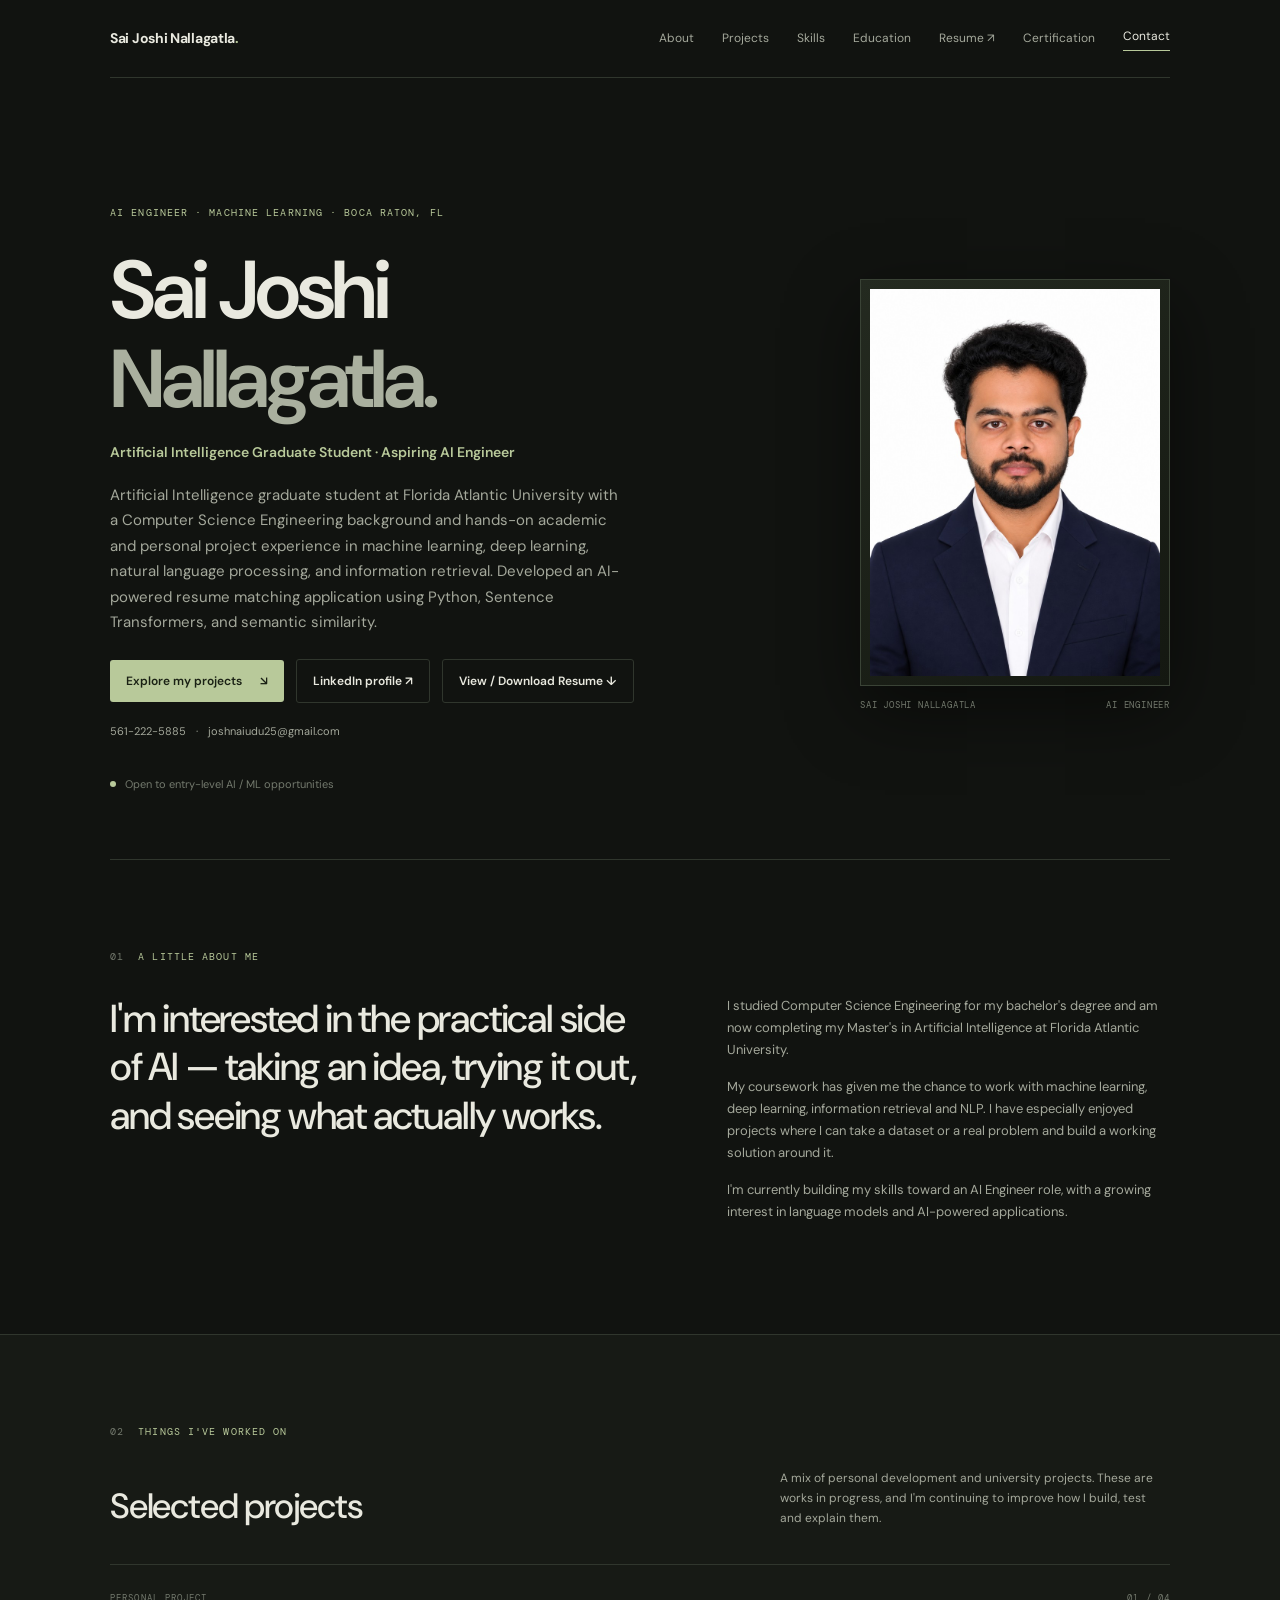
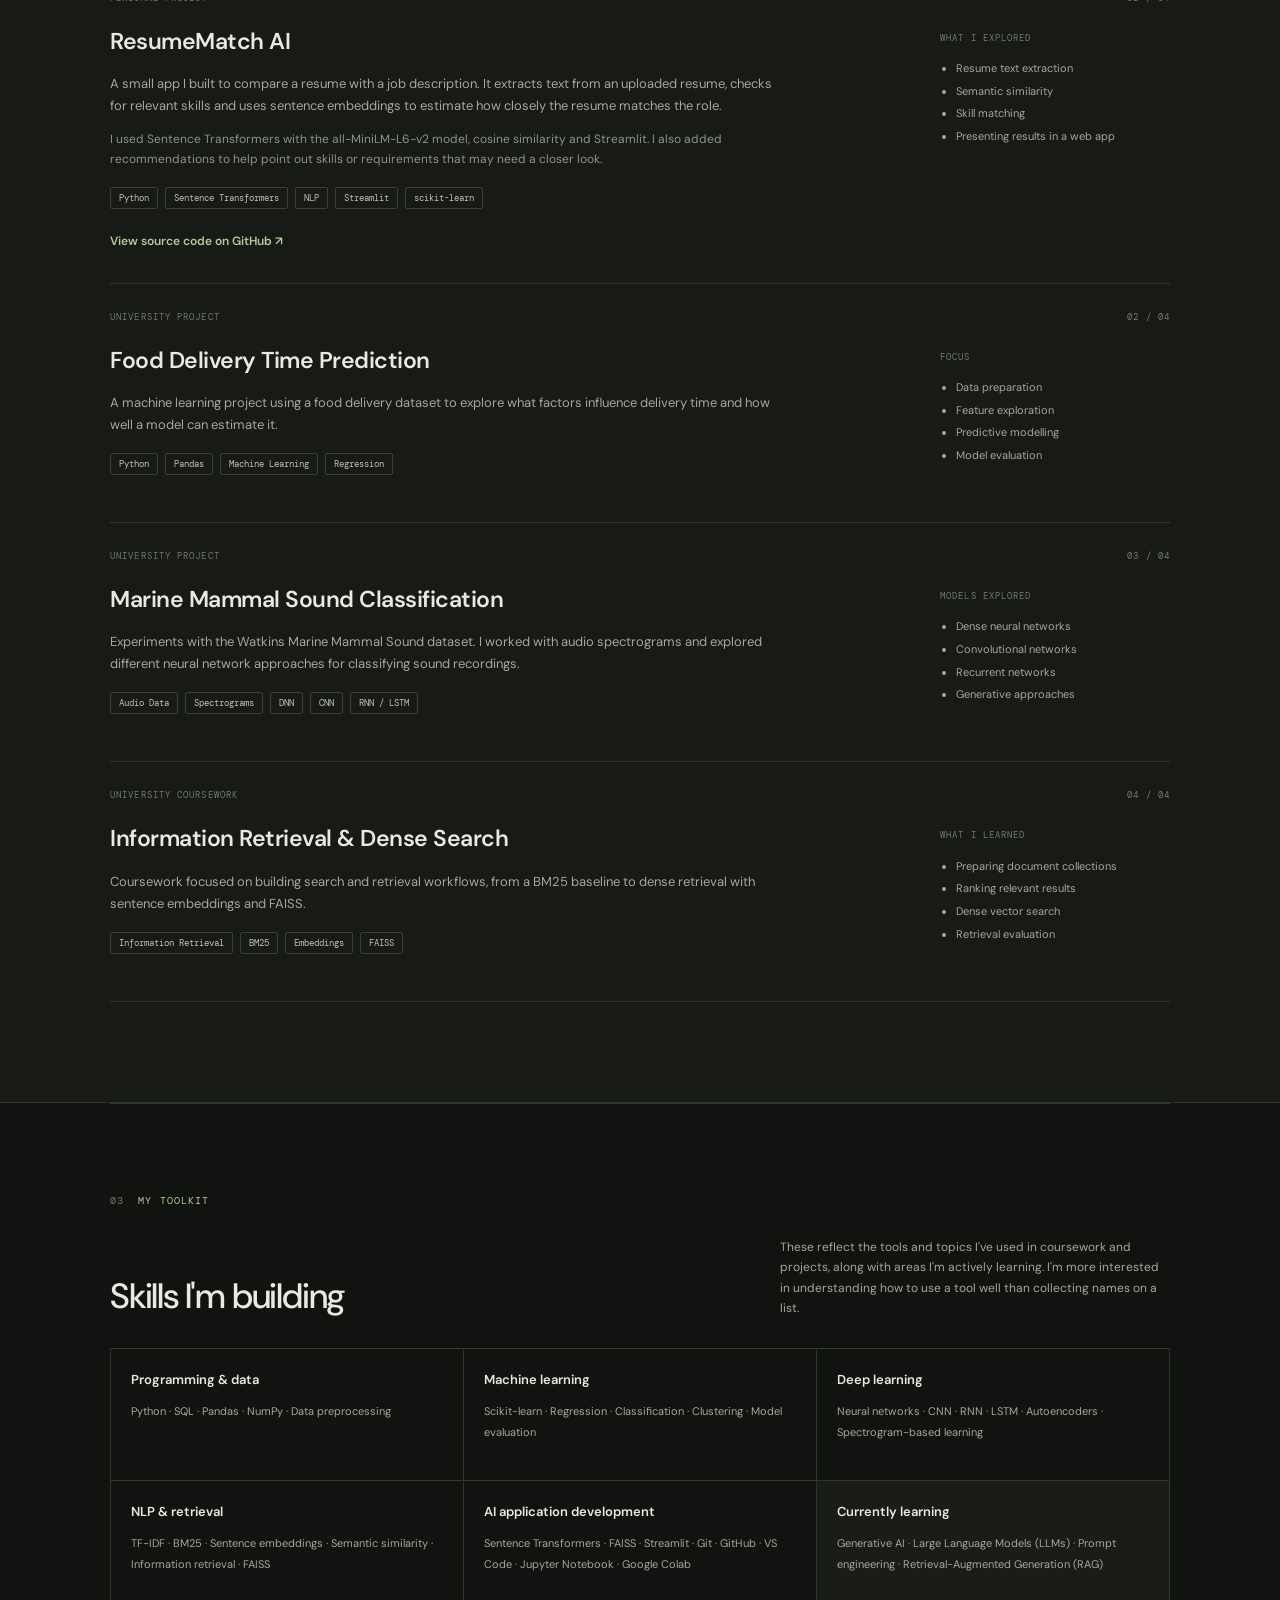
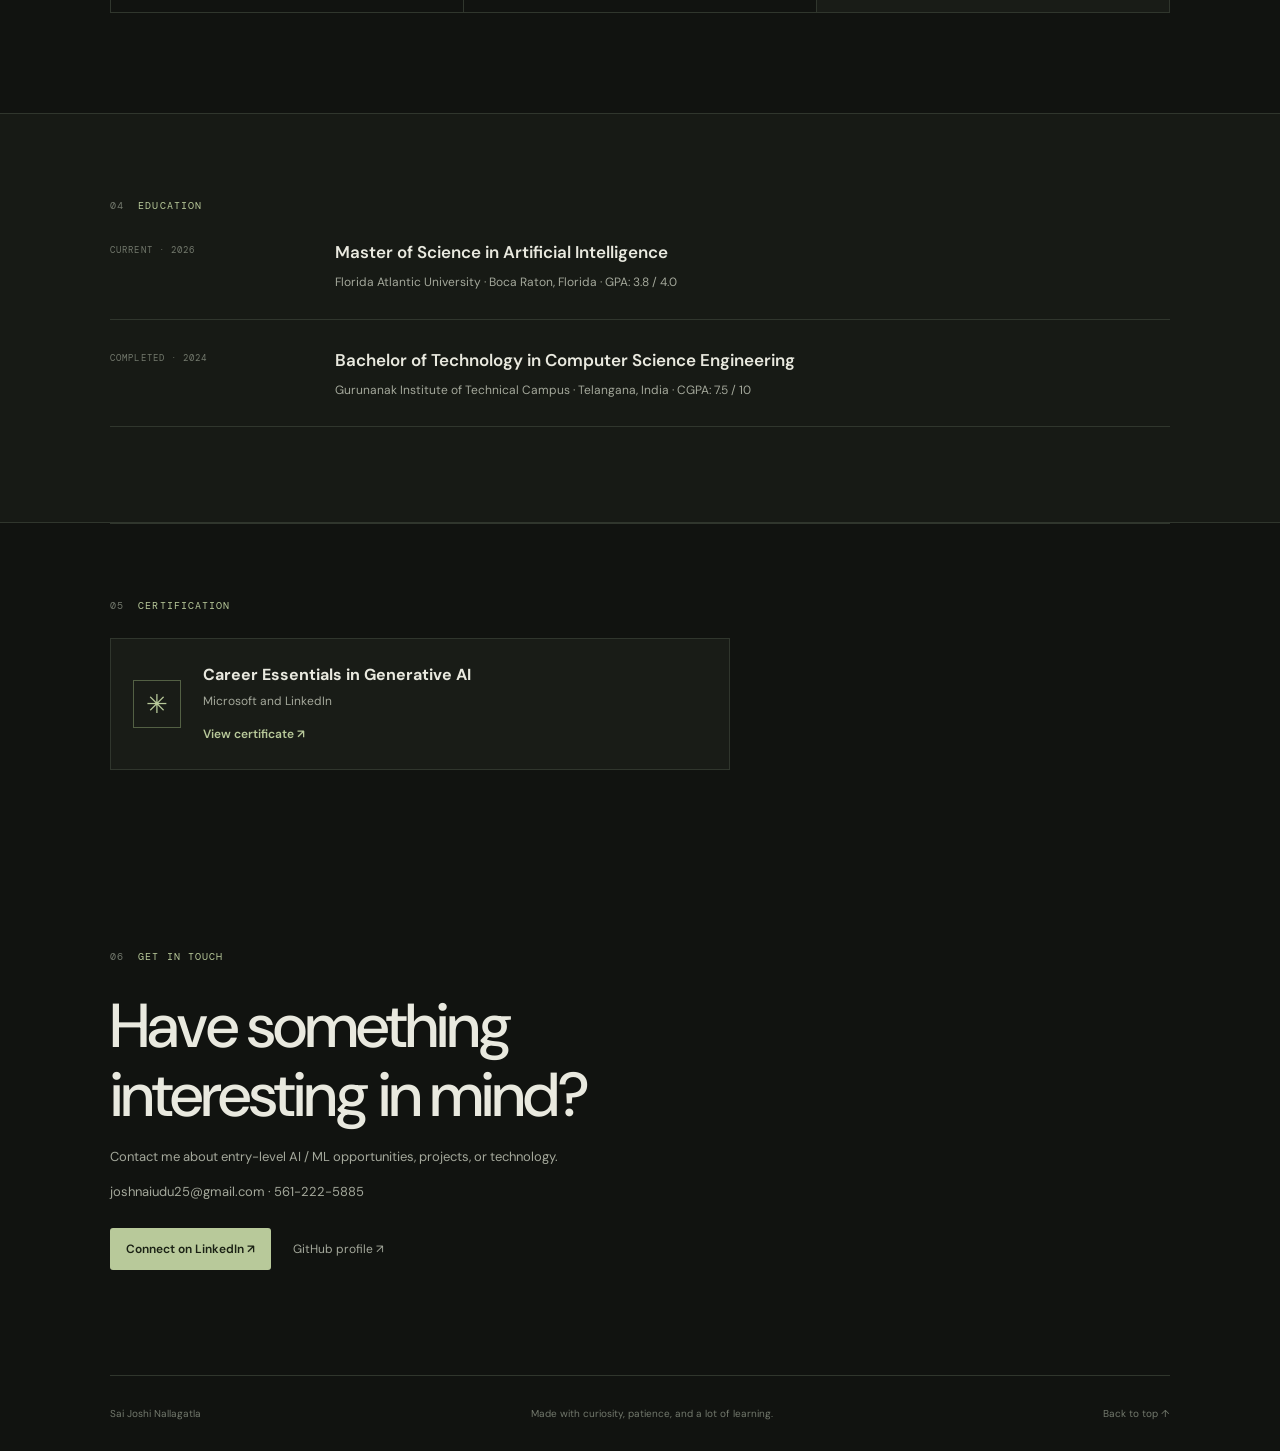
<file: index.html>
<!DOCTYPE html>
<html lang="en">
<head>
  <meta charset="UTF-8">
  <meta name="viewport" content="width=device-width, initial-scale=1.0">
  <meta name="description" content="Portfolio of Sai Joshi Nallagatla, an Artificial Intelligence graduate student at Florida Atlantic University.">
  <meta name="theme-color" content="#111310">
  <title>Sai Joshi Nallagatla | AI Portfolio</title>
  <link rel="preconnect" href="https://fonts.googleapis.com">
  <link rel="preconnect" href="https://fonts.gstatic.com" crossorigin>
  <link href="https://fonts.googleapis.com/css2?family=DM+Mono:wght@400;500&family=DM+Sans:wght@400;500;600;700&display=swap" rel="stylesheet">
  <link rel="stylesheet" href="style.css">
</head>
<body>
  <header class="site-header">
    <a class="wordmark" href="#home">Sai Joshi Nallagatla<span>.</span></a>
    <button class="menu-toggle" aria-label="Open navigation" aria-expanded="false">Menu</button>
    <nav class="nav-links" id="navigation">
      <a href="#about">About</a>
      <a href="#work">Projects</a>
      <a href="#skills">Skills</a>
      <a href="#education">Education</a><a href="resume.html">Resume ↗</a><a href="#certifications">Certification</a>
      <a href="#contact" class="nav-contact">Contact</a>
    </nav>
  </header>

  <main>
    <section class="hero page-wrap" id="home">
  <div class="hero-copy">
    <p class="eyebrow">AI ENGINEER · MACHINE LEARNING · BOCA RATON, FL</p>
    <h1>Sai Joshi<br><span>Nallagatla.</span></h1>
    <p class="hero-role">Artificial Intelligence Graduate Student · Aspiring AI Engineer</p>
    <p class="hero-intro">Artificial Intelligence graduate student at Florida Atlantic University with a Computer Science Engineering background and hands-on academic and personal project experience in machine learning, deep learning, natural language processing, and information retrieval. Developed an AI-powered resume matching application using Python, Sentence Transformers, and semantic similarity.</p>
    <div class="hero-links"><a class="button button-primary" href="#work">Explore my projects <span>↘</span></a><a class="button button-outline" href="https://www.linkedin.com/in/sai-joshi-nallagatla-0b7514263/" target="_blank" rel="noreferrer">LinkedIn profile ↗</a><a class="button button-outline" href="resume.html">View / Download Resume ↓</a></div>
    <div class="hero-contact"><a href="tel:+15612225885">561-222-5885</a><span>·</span><a href="mailto:joshnaiudu25@gmail.com">joshnaiudu25@gmail.com</a></div>
    <div class="hero-note"><span class="note-dot"></span> Open to entry-level AI / ML opportunities</div>
  </div>
  <div class="hero-portrait-wrap"><div class="portrait-frame"><img class="hero-portrait" src="assets/profile.jpg" alt="Professional portrait of Sai Joshi Nallagatla wearing a navy suit"></div><div class="portrait-caption"><span>SAI JOSHI NALLAGATLA</span><span>AI ENGINEER</span></div></div>
</section>

    <section class="section page-wrap about-section" id="about">
      <div class="section-label"><span>01</span> A LITTLE ABOUT ME</div>
      <div class="about-content">
        <h2>I'm interested in the practical side of AI — taking an idea, trying it out, and seeing what actually works.</h2>
        <div class="about-text">
          <p>I studied Computer Science Engineering for my bachelor's degree and am now completing my Master's in Artificial Intelligence at Florida Atlantic University.</p>
          <p>My coursework has given me the chance to work with machine learning, deep learning, information retrieval and NLP. I have especially enjoyed projects where I can take a dataset or a real problem and build a working solution around it.</p>
          <p>I'm currently building my skills toward an AI Engineer role, with a growing interest in language models and AI-powered applications.</p>
        </div>
      </div>
    </section>

    <section class="section work-section" id="work">
      <div class="page-wrap">
        <div class="section-label"><span>02</span> THINGS I'VE WORKED ON</div>
        <div class="section-intro">
          <h2>Selected projects</h2>
          <p>A mix of personal development and university projects. These are works in progress, and I'm continuing to improve how I build, test and explain them.</p>
        </div>

        <article class="project project-featured">
          <div class="project-meta"><span>PERSONAL PROJECT</span><span>01 / 04</span></div>
          <div class="project-main">
            <div>
              <h3>ResumeMatch AI</h3>
              <p class="project-summary">A small app I built to compare a resume with a job description. It extracts text from an uploaded resume, checks for relevant skills and uses sentence embeddings to estimate how closely the resume matches the role.</p>
              <p class="project-detail">I used Sentence Transformers with the all-MiniLM-L6-v2 model, cosine similarity and Streamlit. I also added recommendations to help point out skills or requirements that may need a closer look.</p>
              <div class="tags"><span>Python</span><span>Sentence Transformers</span><span>NLP</span><span>Streamlit</span><span>scikit-learn</span></div>
              <a class="project-link" href="https://github.com/Saijosh1108/resume-match-ai" target="_blank" rel="noreferrer">View source code on GitHub ↗</a>
            </div>
            <div class="project-side">
              <span class="side-label">WHAT I EXPLORED</span>
              <ul><li>Resume text extraction</li><li>Semantic similarity</li><li>Skill matching</li><li>Presenting results in a web app</li></ul>
            </div>
          </div>
        </article>

        <article class="project">
          <div class="project-meta"><span>UNIVERSITY PROJECT</span><span>02 / 04</span></div>
          <div class="project-main">
            <div>
              <h3>Food Delivery Time Prediction</h3>
              <p class="project-summary">A machine learning project using a food delivery dataset to explore what factors influence delivery time and how well a model can estimate it.</p>
              <div class="tags"><span>Python</span><span>Pandas</span><span>Machine Learning</span><span>Regression</span></div>
            </div>
            <div class="project-side"><span class="side-label">FOCUS</span><ul><li>Data preparation</li><li>Feature exploration</li><li>Predictive modelling</li><li>Model evaluation</li></ul></div>
          </div>
        </article>

        <article class="project">
          <div class="project-meta"><span>UNIVERSITY PROJECT</span><span>03 / 04</span></div>
          <div class="project-main">
            <div>
              <h3>Marine Mammal Sound Classification</h3>
              <p class="project-summary">Experiments with the Watkins Marine Mammal Sound dataset. I worked with audio spectrograms and explored different neural network approaches for classifying sound recordings.</p>
              <div class="tags"><span>Audio Data</span><span>Spectrograms</span><span>DNN</span><span>CNN</span><span>RNN / LSTM</span></div>
            </div>
            <div class="project-side"><span class="side-label">MODELS EXPLORED</span><ul><li>Dense neural networks</li><li>Convolutional networks</li><li>Recurrent networks</li><li>Generative approaches</li></ul></div>
          </div>
        </article>

        <article class="project">
          <div class="project-meta"><span>UNIVERSITY COURSEWORK</span><span>04 / 04</span></div>
          <div class="project-main">
            <div>
              <h3>Information Retrieval & Dense Search</h3>
              <p class="project-summary">Coursework focused on building search and retrieval workflows, from a BM25 baseline to dense retrieval with sentence embeddings and FAISS.</p>
              <div class="tags"><span>Information Retrieval</span><span>BM25</span><span>Embeddings</span><span>FAISS</span></div>
            </div>
            <div class="project-side"><span class="side-label">WHAT I LEARNED</span><ul><li>Preparing document collections</li><li>Ranking relevant results</li><li>Dense vector search</li><li>Retrieval evaluation</li></ul></div>
          </div>
        </article>
      </div>
    </section>

    <section class="section page-wrap skills-section" id="skills">
      <div class="section-label"><span>03</span> MY TOOLKIT</div>
      <div class="section-intro">
        <h2>Skills I'm building</h2>
        <p>These reflect the tools and topics I've used in coursework and projects, along with areas I'm actively learning. I'm more interested in understanding how to use a tool well than collecting names on a list.</p>
      </div>
      <div class="skills-grid">
        <article class="skill-group"><h3>Programming & data</h3><p>Python · SQL · Pandas · NumPy · Data preprocessing</p></article>
        <article class="skill-group"><h3>Machine learning</h3><p>Scikit-learn · Regression · Classification · Clustering · Model evaluation</p></article>
        <article class="skill-group"><h3>Deep learning</h3><p>Neural networks · CNN · RNN · LSTM · Autoencoders · Spectrogram-based learning</p></article>
        <article class="skill-group"><h3>NLP & retrieval</h3><p>TF-IDF · BM25 · Sentence embeddings · Semantic similarity · Information retrieval · FAISS</p></article>
        <article class="skill-group"><h3>AI application development</h3><p>Sentence Transformers · FAISS · Streamlit · Git · GitHub · VS Code · Jupyter Notebook · Google Colab</p></article>
        <article class="skill-group learning"><h3>Currently learning</h3><p>Generative AI · Large Language Models (LLMs) · Prompt engineering · Retrieval-Augmented Generation (RAG)</p></article>
      </div>
    </section>

    <section class="section education-section" id="education">
      <div class="page-wrap">
        <div class="section-label"><span>04</span> EDUCATION</div>
        <div class="education-item">
          <div class="education-date">CURRENT · 2026</div>
          <div><h3>Master of Science in Artificial Intelligence</h3><p>Florida Atlantic University · Boca Raton, Florida · GPA: 3.8 / 4.0</p></div>
        </div>
        <div class="education-item">
          <div class="education-date">COMPLETED · 2024</div>
          <div><h3>Bachelor of Technology in Computer Science Engineering</h3><p>Gurunanak Institute of Technical Campus · Telangana, India · CGPA: 7.5 / 10</p></div>
        </div>
      </div>
    </section>

<section class="section page-wrap certification-section" id="certifications"><div class="section-label"><span>05</span> CERTIFICATION</div><div class="certification-card"><div class="certification-mark">✳</div><div><h3>Career Essentials in Generative AI</h3><p>Microsoft and LinkedIn</p><a class="project-link" href="https://lnkd.in/gsDCTG9c" target="_blank" rel="noreferrer">View certificate ↗</a></div></div></section>    <section class="contact-section page-wrap" id="contact">
      <div class="section-label"><span>06</span> GET IN TOUCH</div>
      <h2>Have something<br>interesting in mind?</h2>
      <p>Contact me about entry-level AI / ML opportunities, projects, or technology.</p><p class="contact-details"><a href="mailto:joshnaiudu25@gmail.com">joshnaiudu25@gmail.com</a> · <a href="tel:+15612225885">561-222-5885</a></p>
      <div class="contact-links">
        <a class="button button-primary" href="https://www.linkedin.com/in/sai-joshi-nallagatla-0b7514263/" target="_blank" rel="noreferrer">Connect on LinkedIn ↗</a>
        <a class="text-link" href="https://github.com/Saijosh1108" target="_blank" rel="noreferrer">GitHub profile ↗</a>
      </div>
    </section>
  </main>

  <footer class="site-footer page-wrap">
    <span>Sai Joshi Nallagatla</span>
    <span>Made with curiosity, patience, and a lot of learning.</span>
    <a href="#home">Back to top ↑</a>
  </footer>
  <script src="script.js"></script>
</body>
</html>
</file>
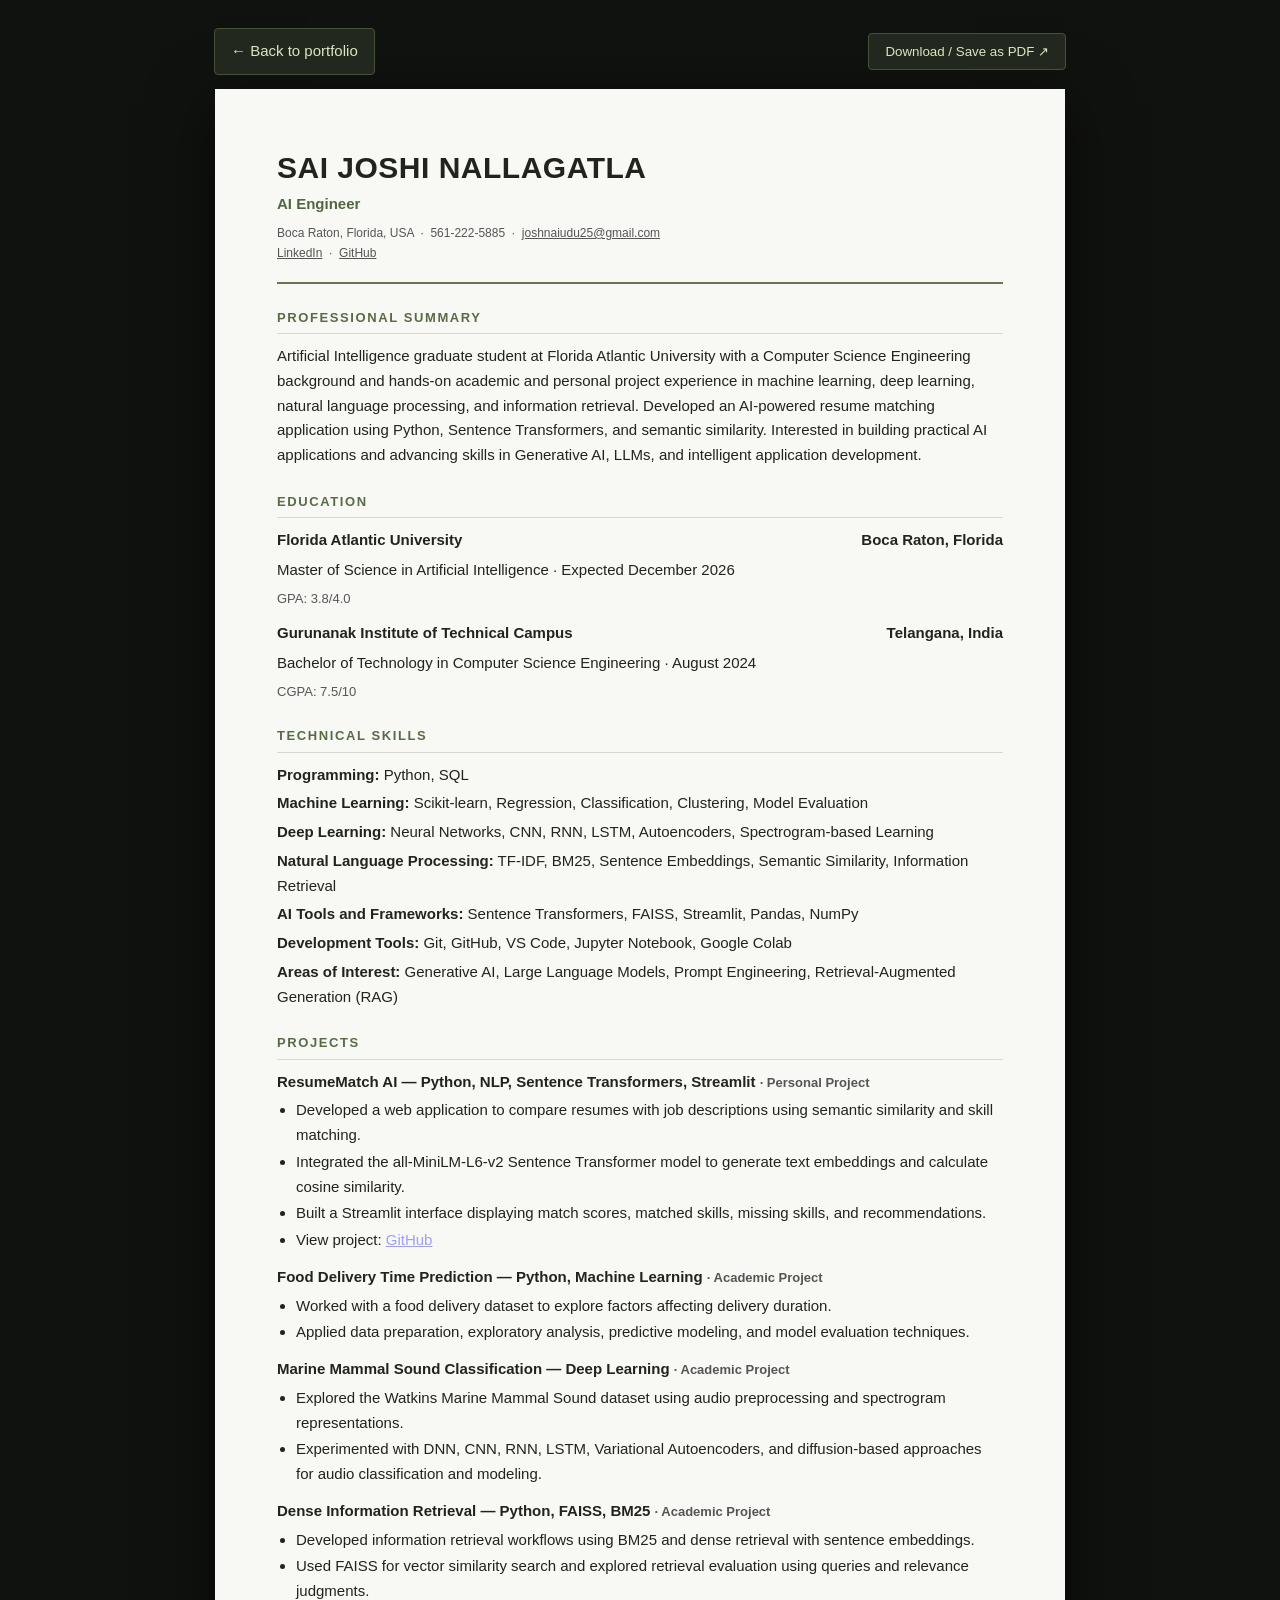
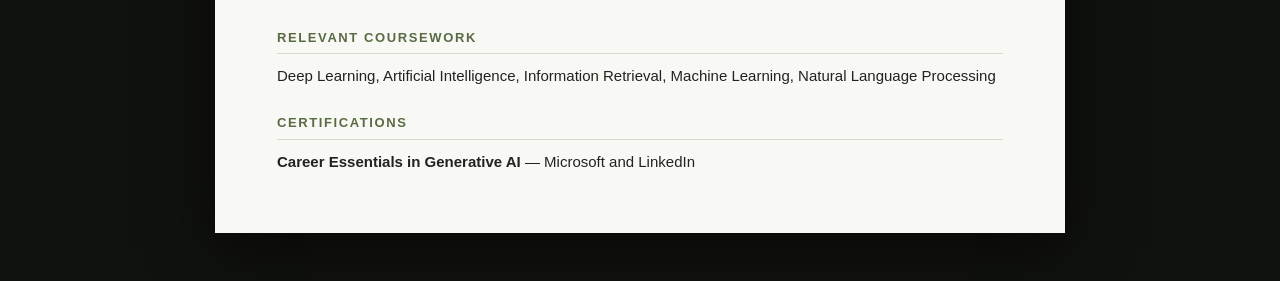
<file: resume.html>
<!DOCTYPE html>
<html lang="en">
<head>
<meta charset="UTF-8"><meta name="viewport" content="width=device-width,initial-scale=1">
<title>Sai Joshi Nallagatla | Resume</title>
<style>
:root{color-scheme:dark}*{box-sizing:border-box}body{margin:0;background:#10120f;color:#e8e9e4;font:15px/1.65 Arial,sans-serif}.toolbar{max-width:900px;margin:28px auto 14px;display:flex;justify-content:space-between;align-items:center;padding:0 24px}.toolbar a,.toolbar button{color:#d9e6c1;background:#22281e;border:1px solid #46513b;padding:10px 16px;text-decoration:none;border-radius:4px;cursor:pointer}.sheet{max-width:850px;margin:0 auto 48px;background:#f8f8f5;color:#20231e;padding:54px 62px;box-shadow:0 16px 60px #0008}.header{border-bottom:2px solid #667451;padding-bottom:18px}.header h1{font-size:30px;letter-spacing:.5px;margin:0}.role{font-weight:bold;color:#536642;margin:0 0 7px}.contact{font-size:12px;color:#555}.contact a{color:inherit}.section{margin-top:23px}.section h2{font-size:13px;letter-spacing:1.6px;color:#596b45;border-bottom:1px solid #d5d9cf;padding-bottom:5px;margin:0 0 10px}.section p{margin:5px 0}.edu,.project{margin:0 0 12px}.line{display:flex;justify-content:space-between;gap:16px}.line strong{font-size:15px}.muted{color:#555;font-size:13px}.skills p{margin:4px 0}.project h3{font-size:15px;margin:0}.project ul{margin:4px 0 0;padding-left:19px}.project li{margin:2px 0}.cert{margin-top:6px}
@media(max-width:650px){.sheet{margin:0 10px 30px;padding:28px 22px}.toolbar{margin:16px auto}.line{display:block}}
@media print{ @page{size:letter;margin:0.55in}body{background:#fff;color:#20231e;font-size:10.5pt}.toolbar{display:none}.sheet{max-width:none;margin:0;padding:0;box-shadow:none}.section{margin-top:16px}.header h1{font-size:24pt}.section h2{font-size:10pt}.project,.edu{break-inside:avoid}}
</style></head>
<body>
<div class="toolbar"><a href="index.html">← Back to portfolio</a><button onclick="window.print()">Download / Save as PDF ↗</button></div>
<main class="sheet">
<header class="header"><h1>SAI JOSHI NALLAGATLA</h1><p class="role">AI Engineer</p><div class="contact">Boca Raton, Florida, USA &nbsp;·&nbsp; 561-222-5885 &nbsp;·&nbsp; <a href="mailto:joshnaiudu25@gmail.com">joshnaiudu25@gmail.com</a><br><a href="https://www.linkedin.com/in/sai-joshi-nallagatla-0b7514263/">LinkedIn</a> &nbsp;·&nbsp; <a href="https://github.com/Saijosh1108">GitHub</a></div></header>
<section class="section"><h2>PROFESSIONAL SUMMARY</h2><p>Artificial Intelligence graduate student at Florida Atlantic University with a Computer Science Engineering background and hands-on academic and personal project experience in machine learning, deep learning, natural language processing, and information retrieval. Developed an AI-powered resume matching application using Python, Sentence Transformers, and semantic similarity. Interested in building practical AI applications and advancing skills in Generative AI, LLMs, and intelligent application development.</p></section>
<section class="section"><h2>EDUCATION</h2><div class="edu"><div class="line"><strong>Florida Atlantic University</strong><strong>Boca Raton, Florida</strong></div><p>Master of Science in Artificial Intelligence · Expected December 2026</p><p class="muted">GPA: 3.8/4.0</p></div><div class="edu"><div class="line"><strong>Gurunanak Institute of Technical Campus</strong><strong>Telangana, India</strong></div><p>Bachelor of Technology in Computer Science Engineering · August 2024</p><p class="muted">CGPA: 7.5/10</p></div></section>
<section class="section skills"><h2>TECHNICAL SKILLS</h2><p><strong>Programming:</strong> Python, SQL</p><p><strong>Machine Learning:</strong> Scikit-learn, Regression, Classification, Clustering, Model Evaluation</p><p><strong>Deep Learning:</strong> Neural Networks, CNN, RNN, LSTM, Autoencoders, Spectrogram-based Learning</p><p><strong>Natural Language Processing:</strong> TF-IDF, BM25, Sentence Embeddings, Semantic Similarity, Information Retrieval</p><p><strong>AI Tools and Frameworks:</strong> Sentence Transformers, FAISS, Streamlit, Pandas, NumPy</p><p><strong>Development Tools:</strong> Git, GitHub, VS Code, Jupyter Notebook, Google Colab</p><p><strong>Areas of Interest:</strong> Generative AI, Large Language Models, Prompt Engineering, Retrieval-Augmented Generation (RAG)</p></section>
<section class="section"><h2>PROJECTS</h2>
<div class="project"><h3>ResumeMatch AI — Python, NLP, Sentence Transformers, Streamlit <span class="muted">· Personal Project</span></h3><ul><li>Developed a web application to compare resumes with job descriptions using semantic similarity and skill matching.</li><li>Integrated the all-MiniLM-L6-v2 Sentence Transformer model to generate text embeddings and calculate cosine similarity.</li><li>Built a Streamlit interface displaying match scores, matched skills, missing skills, and recommendations.</li><li>View project: <a href="https://github.com/Saijosh1108/resume-match-ai">GitHub</a></li></ul></div>
<div class="project"><h3>Food Delivery Time Prediction — Python, Machine Learning <span class="muted">· Academic Project</span></h3><ul><li>Worked with a food delivery dataset to explore factors affecting delivery duration.</li><li>Applied data preparation, exploratory analysis, predictive modeling, and model evaluation techniques.</li></ul></div>
<div class="project"><h3>Marine Mammal Sound Classification — Deep Learning <span class="muted">· Academic Project</span></h3><ul><li>Explored the Watkins Marine Mammal Sound dataset using audio preprocessing and spectrogram representations.</li><li>Experimented with DNN, CNN, RNN, LSTM, Variational Autoencoders, and diffusion-based approaches for audio classification and modeling.</li></ul></div>
<div class="project"><h3>Dense Information Retrieval — Python, FAISS, BM25 <span class="muted">· Academic Project</span></h3><ul><li>Developed information retrieval workflows using BM25 and dense retrieval with sentence embeddings.</li><li>Used FAISS for vector similarity search and explored retrieval evaluation using queries and relevance judgments.</li></ul></div></section>
<section class="section"><h2>RELEVANT COURSEWORK</h2><p>Deep Learning, Artificial Intelligence, Information Retrieval, Machine Learning, Natural Language Processing</p></section>
<section class="section"><h2>CERTIFICATIONS</h2><p class="cert"><strong>Career Essentials in Generative AI</strong> — Microsoft and LinkedIn</p></section>
</main></body></html>
</file>
<file: style.css>
:root {
  --bg: #111310;
  --surface: #191c17;
  --surface-soft: #20241e;
  --text: #e9e9df;
  --muted: #a4a89b;
  --subtle: #73796d;
  --line: #30362d;
  --accent: #b8c99a;
  --mono: "DM Mono", monospace;
  --sans: "DM Sans", sans-serif;
}
* { box-sizing: border-box; }
html { scroll-behavior: smooth; scroll-padding-top: 90px; }
body { margin: 0; background: var(--bg); color: var(--text); font-family: var(--sans); line-height: 1.7; }
a { color: inherit; text-decoration: none; }
.page-wrap { width: min(100% - 56px, 1060px); margin-inline: auto; }
.site-header { width: min(100% - 56px, 1060px); height: 78px; margin: auto; display: flex; align-items: center; justify-content: space-between; border-bottom: 1px solid var(--line); }
.wordmark { font-size: 14px; font-weight: 700; letter-spacing: -.3px; }
.wordmark span { color: var(--accent); }
.nav-links { display: flex; align-items: center; gap: 28px; color: var(--muted); font-size: 12px; }
.nav-links a:hover, .text-link:hover, .project-link:hover { color: var(--accent); }
.nav-contact { color: var(--text); border-bottom: 1px solid var(--accent); padding-bottom: 3px; }
.menu-toggle { display: none; color: var(--text); background: none; border: 0; font: inherit; }
.hero { padding-top: 118px; padding-bottom: 65px; }
.eyebrow, .section-label, .project-meta, .side-label, .education-date { font: 10px var(--mono); letter-spacing: 1.1px; color: var(--accent); }
.hero h1 { font-size: clamp(48px, 7.4vw, 82px); line-height: 1.08; letter-spacing: -4px; margin: 27px 0 30px; font-weight: 600; }
.hero h1 span { color: #aab09f; }
.hero-bottom { display: flex; align-items: end; justify-content: space-between; gap: 35px; max-width: 850px; }
.hero-intro { max-width: 510px; color: var(--muted); font-size: 15px; margin: 0; }
.hero-links { display: flex; flex-direction: column; align-items: flex-start; gap: 13px; white-space: nowrap; }
.button { display: inline-flex; align-items: center; gap: 18px; padding: 11px 16px; font-size: 12px; font-weight: 600; border-radius: 3px; transition: background .2s, transform .2s; }
.button:hover { transform: translateY(-2px); }
.button-primary { background: var(--accent); color: #1a2114; }
.button-primary:hover { background: #c8d5b2; }
.text-link, .project-link { color: var(--muted); font-size: 12px; }
.hero-note { display: flex; align-items: center; gap: 9px; margin-top: 75px; color: var(--subtle); font-size: 11px; }
.note-dot { width: 6px; height: 6px; background: var(--accent); border-radius: 50%; }
.section { padding-top: 90px; padding-bottom: 95px; border-top: 1px solid var(--line); }
.section-label { display: flex; gap: 14px; align-items: center; }
.section-label span { color: var(--subtle); }
.about-content { display: grid; grid-template-columns: 1.1fr .9fr; gap: 75px; margin-top: 32px; }
.about-content h2, .section-intro h2 { font-size: clamp(27px, 3.5vw, 39px); line-height: 1.25; letter-spacing: -1.2px; font-weight: 500; margin: 0; }
.about-text p { margin: 0 0 15px; color: var(--muted); font-size: 13px; }
.work-section { padding: 90px 0 100px; background: #171a15; border-top: 1px solid var(--line); border-bottom: 1px solid var(--line); }
.section-intro { display: flex; align-items: end; justify-content: space-between; gap: 35px; margin: 30px 0 35px; }
.section-intro h2 { font-size: 35px; }
.section-intro p { max-width: 390px; color: var(--muted); font-size: 12px; margin: 0; }
.project { padding: 27px 0 30px; border-top: 1px solid var(--line); }
.project:last-child { border-bottom: 1px solid var(--line); }
.project-meta { display: flex; justify-content: space-between; color: var(--subtle); font-size: 9px; }
.project-main { display: grid; grid-template-columns: 1fr 230px; gap: 65px; padding-top: 18px; }
.project h3 { margin: 0 0 12px; font-size: 23px; letter-spacing: -.5px; font-weight: 600; }
.project-summary, .project-detail { max-width: 670px; color: var(--muted); font-size: 13px; margin: 0 0 12px; }
.project-detail { color: #8d9486; font-size: 12px; }
.tags { display: flex; flex-wrap: wrap; gap: 7px; margin: 17px 0; }
.tags span { border: 1px solid #3a4134; color: #bdc3b2; padding: 4px 8px; font: 9px var(--mono); border-radius: 2px; }
.project-link { color: var(--accent); font-weight: 600; }
.side-label { color: var(--subtle); font-size: 9px; }
.project-side ul { padding-left: 16px; margin: 10px 0 0; color: var(--muted); font-size: 11px; }
.project-side li { margin: 4px 0; }
.skills-section { padding-top: 90px; padding-bottom: 100px; }
.skills-section .section-intro { margin-bottom: 30px; }
.skills-grid { display: grid; grid-template-columns: repeat(3, 1fr); border-top: 1px solid var(--line); border-left: 1px solid var(--line); }
.skill-group { min-height: 132px; padding: 20px; border-right: 1px solid var(--line); border-bottom: 1px solid var(--line); }
.skill-group h3 { font-size: 13px; margin: 0 0 10px; font-weight: 600; }
.skill-group p { margin: 0; color: var(--muted); font-size: 11px; line-height: 1.9; }
.skill-group.learning { background: var(--surface); }
.education-section { padding: 85px 0 95px; background: #171a15; border-top: 1px solid var(--line); border-bottom: 1px solid var(--line); }
.education-item { display: grid; grid-template-columns: 190px 1fr; gap: 35px; padding: 26px 0; border-bottom: 1px solid var(--line); }
.education-item:first-of-type { margin-top: 25px; border-top: 1px solid var(--line); }
.education-date { color: var(--subtle); padding-top: 6px; font-size: 9px; }
.education-item h3 { font-size: 17px; margin: 0 0 5px; font-weight: 600; }
.education-item p { margin: 0; color: var(--muted); font-size: 12px; }
.contact-section { padding-top: 100px; padding-bottom: 105px; }
.contact-section h2 { margin: 28px 0 16px; font-size: clamp(39px, 6vw, 62px); line-height: 1.12; letter-spacing: -2px; font-weight: 500; }
.contact-section>p { max-width: 500px; color: var(--muted); font-size: 13px; }
.contact-links { display: flex; align-items: center; gap: 22px; margin-top: 25px; }
.site-footer { min-height: 76px; border-top: 1px solid var(--line); display: flex; justify-content: space-between; align-items: center; gap: 20px; color: var(--subtle); font-size: 10px; }
.site-footer a:hover { color: var(--accent); }
@media (max-width: 760px) {
  .page-wrap, .site-header { width: min(100% - 40px, 1060px); }
  .menu-toggle { display: block; cursor: pointer; }
  .nav-links { display: none; position: absolute; z-index: 5; top: 70px; left: 20px; right: 20px; padding: 18px; background: var(--surface); border: 1px solid var(--line); flex-direction: column; align-items: flex-start; gap: 16px; }
  .nav-links.open { display: flex; }
  .hero { padding-top: 85px; }
  .hero h1 { letter-spacing: -2.5px; }
  .hero-bottom, .about-content, .section-intro, .project-main { display: block; }
  .hero-links { margin-top: 22px; }
  .hero-note { margin-top: 55px; }
  .about-content { margin-top: 25px; }
  .about-text { margin-top: 25px; }
  .section-intro p { margin-top: 15px; }
  .project-main { padding-top: 15px; }
  .project-side { margin-top: 20px; }
  .skills-grid { grid-template-columns: repeat(2, 1fr); }
  .education-item { grid-template-columns: 1fr; gap: 7px; }
  .site-footer { flex-wrap: wrap; padding-top: 20px; padding-bottom: 20px; }
}
@media (max-width: 480px) {
  .hero h1 { font-size: 48px; }
  .skills-grid { grid-template-columns: 1fr; }
  .section { padding-top: 70px; padding-bottom: 75px; }
  .work-section, .education-section { padding-top: 70px; padding-bottom: 75px; }
  .contact-section { padding-top: 75px; padding-bottom: 80px; }
  .contact-links { align-items: flex-start; flex-direction: column; }
  .site-footer span:nth-child(2) { display: none; }
}
@media (prefers-reduced-motion: reduce) { html { scroll-behavior: auto; } *, *::before, *::after { transition: none !important; } }

/* Profile photo and resume-based sections */
.hero { display:grid; grid-template-columns:minmax(0,1.35fr) minmax(230px,.65fr); align-items:center; gap:55px; }
.hero-copy { min-width:0; }
.hero-role { color:var(--accent); font-size:14px; font-weight:600; margin:-12px 0 18px; }
.hero-links { display:flex; flex-direction:row; align-items:center; flex-wrap:wrap; gap:12px; margin-top:23px; }
.button-outline { border:1px solid var(--line); color:var(--text); }
.hero-contact { display:flex; flex-wrap:wrap; gap:10px; margin-top:19px; color:var(--muted); font-size:11px; }
.hero-contact a:hover,.contact-details a:hover { color:var(--accent); }
.hero-note { margin-top:34px; }
.hero-portrait-wrap { max-width:310px; justify-self:end; width:100%; }
.portrait-frame { padding:9px; border:1px solid #3a4336; background:linear-gradient(145deg,#242a20,#141811); box-shadow:0 24px 70px #0007; }
.hero-portrait { display:block; width:100%; aspect-ratio:3/4; object-fit:cover; object-position:center 24%; }
.portrait-caption { display:flex; justify-content:space-between; gap:10px; padding-top:13px; color:var(--subtle); font:9px var(--mono); letter-spacing:.8px; }
.certification-section { padding-top:75px; padding-bottom:80px; border-top:1px solid var(--line); }
.certification-card { display:flex; align-items:center; gap:22px; max-width:620px; margin-top:26px; padding:22px; background:var(--surface); border:1px solid var(--line); }
.certification-mark { width:48px; height:48px; display:grid; place-items:center; flex:none; border:1px solid #536044; color:var(--accent); font-size:26px; }
.certification-card h3 { margin:0 0 3px; font-size:16px; }
.certification-card p { margin:0 0 8px; color:var(--muted); font-size:12px; }
.contact-details { color:var(--muted); font-size:12px; }
@media (max-width:760px) { .hero { grid-template-columns:1fr; gap:35px; } .hero-portrait-wrap { justify-self:start; max-width:250px; } .hero-links { flex-direction:row; } }
@media (max-width:480px) { .hero-portrait-wrap { max-width:220px; } .hero-contact { font-size:10px; } .certification-card { align-items:flex-start; padding:16px; } }
</file>
